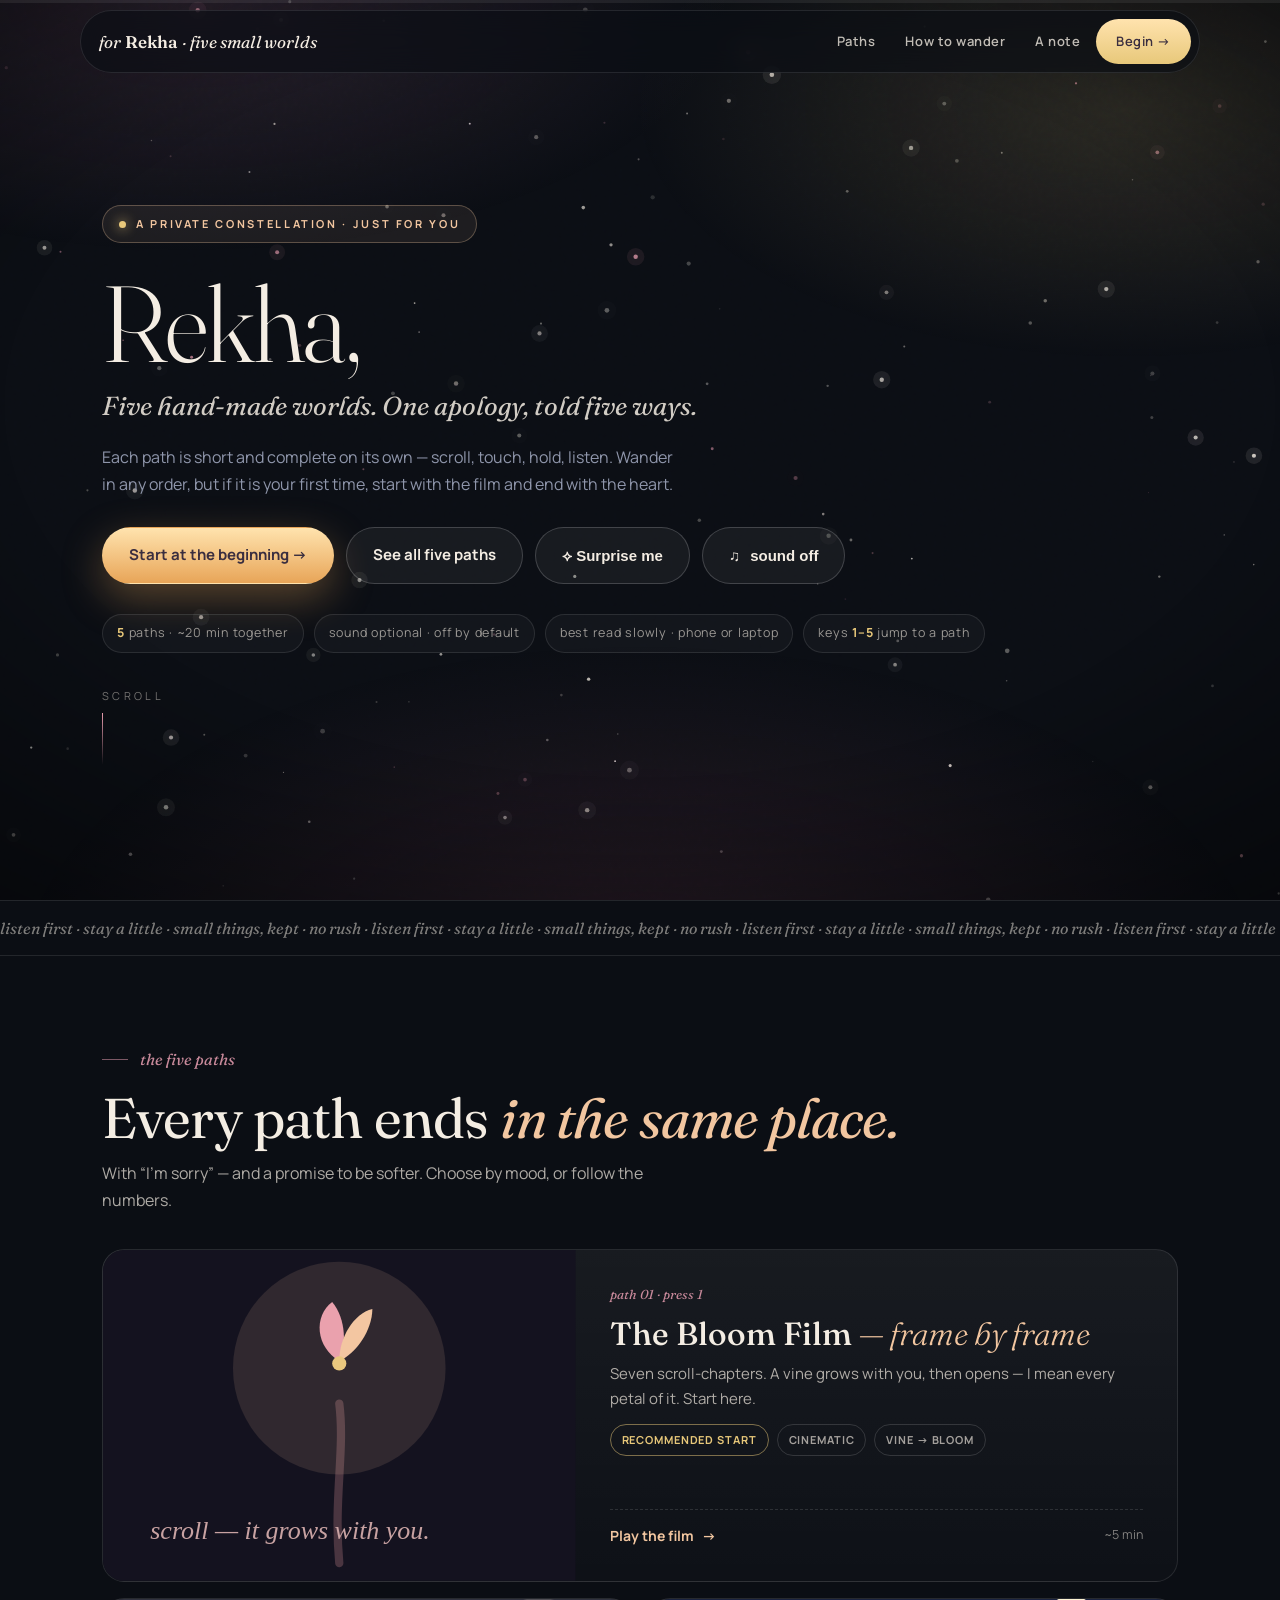
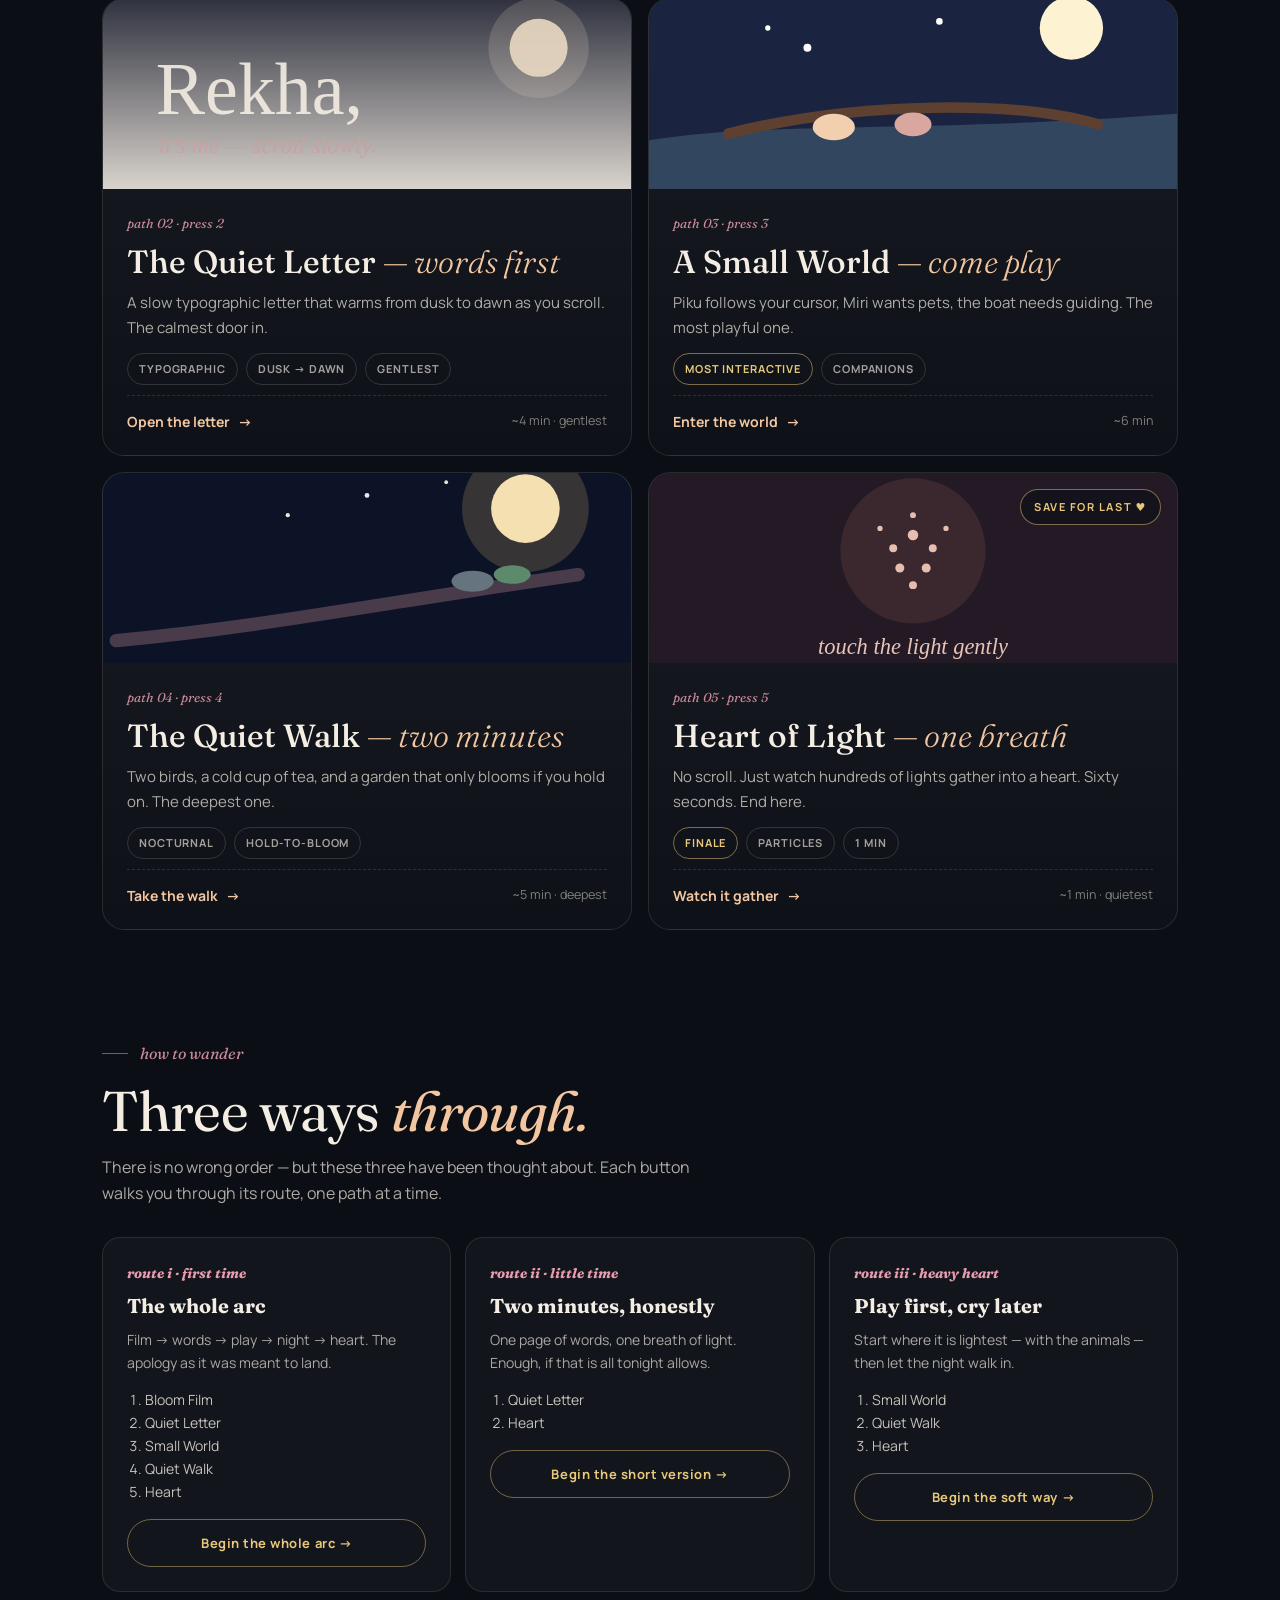
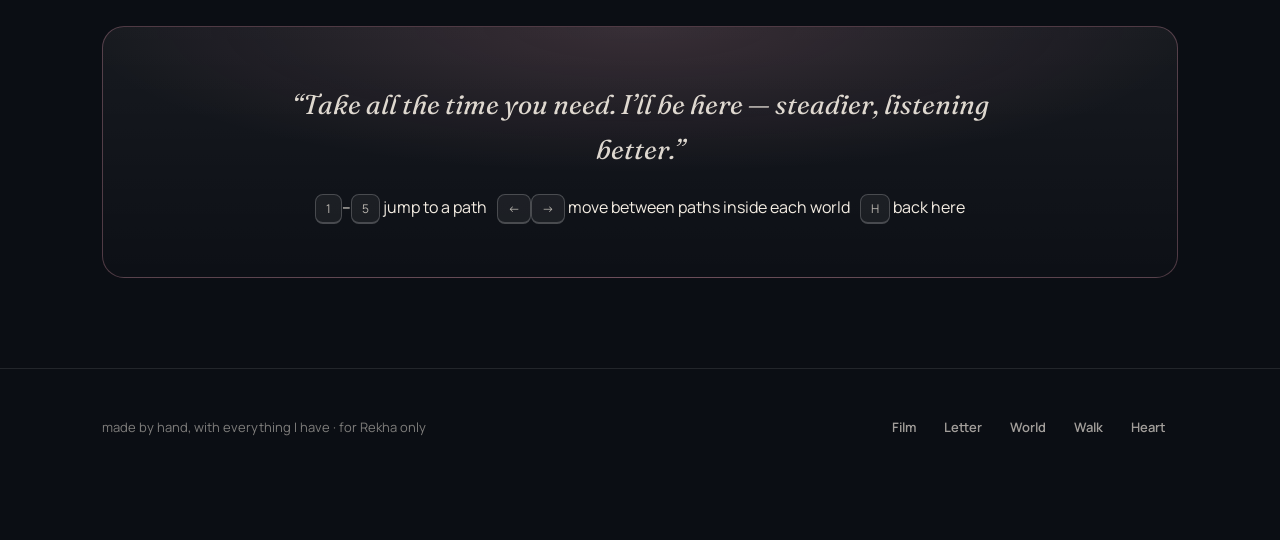
<file: index.html>
<!DOCTYPE html>
<html lang="en">
<head>
<meta charset="UTF-8">
<meta name="viewport" content="width=device-width, initial-scale=1.0, viewport-fit=cover">
<meta name="theme-color" content="#0b0e14">
<meta name="mobile-web-app-capable" content="yes">
<meta name="apple-mobile-web-app-capable" content="yes">
<meta name="apple-mobile-web-app-status-bar-style" content="black-translucent">
<meta name="format-detection" content="telephone=no">
<title>For Rekha — five small worlds</title>
<meta name="description" content="Five hand-made paths for Rekha. A letter, a film, a small world, a night walk, and a heart of light.">
<link rel="canonical" href="https://for-rekha.vercel.app/">
<meta property="og:type" content="website">
<meta property="og:site_name" content="For Rekha">
<meta property="og:title" content="For Rekha — five small worlds">
<meta property="og:description" content="Five hand-made paths. A letter, a film, a small world, a night walk, and a heart of light.">
<meta property="og:url" content="https://for-rekha.vercel.app/">
<meta property="og:image" content="https://for-rekha.vercel.app/assets/og/hub.png">
<meta property="og:image:width" content="1200">
<meta property="og:image:height" content="630">
<meta name="twitter:card" content="summary_large_image">
<meta name="twitter:title" content="For Rekha — five small worlds">
<meta name="twitter:description" content="Five hand-made paths. Pick a path back to me.">
<meta name="twitter:image" content="https://for-rekha.vercel.app/assets/og/hub.png">
<link rel="manifest" href="manifest.webmanifest">
<link rel="icon" type="image/png" sizes="192x192" href="icons/icon-192.png">
<link rel="apple-touch-icon" href="icons/apple-touch-icon.png">
<link rel="preconnect" href="https://fonts.googleapis.com">
<link rel="preconnect" href="https://fonts.gstatic.com" crossorigin>
<link rel="preload" as="style" href="https://fonts.googleapis.com/css2?family=Fraunces:ital,opsz,wght@0,9..144,300;0,9..144,400;0,9..144,500;0,9..144,600;1,9..144,300;1,9..144,400&family=Manrope:wght@400;500;600;700&display=swap">
<link href="https://fonts.googleapis.com/css2?family=Fraunces:ital,opsz,wght@0,9..144,300;0,9..144,400;0,9..144,500;0,9..144,600;1,9..144,300;1,9..144,400&family=Manrope:wght@400;500;600;700&display=swap" rel="stylesheet">
<style>
:root{
  --ink:#0b0e14; --ink2:#141828; --plum:#2a2340;
  --paper:#f4ede3; --rose:#e89cae; --rose-deep:#9a4a62; --rose-smoke:#c98a9b;
  --gold:#e8c87a; --amber:#f2c6a0; --leaf:#7ba889; --ash:#8f96ab;
  --card:rgba(255,255,255,.045); --line:rgba(255,255,255,.10);
  --serif:"Fraunces",Georgia,serif; --sans:"Manrope",system-ui,sans-serif;
}
*{box-sizing:border-box;margin:0;padding:0}
html{scroll-behavior:smooth;-webkit-text-size-adjust:100%;text-size-adjust:100%}
html,body{overflow-x:hidden;overflow-x:clip}
img,svg,canvas,video{max-width:100%}
:where(a,button,[role="button"],input,summary){touch-action:manipulation;-webkit-tap-highlight-color:transparent}
body{background:var(--ink);color:var(--paper);font-family:var(--sans);line-height:1.65;overflow-x:hidden;-webkit-font-smoothing:antialiased}
::selection{background:var(--rose-deep);color:#fff}
a{color:inherit}
#stars{position:fixed;inset:0;z-index:0;pointer-events:none}
.aurora{position:fixed;inset:0;z-index:0;pointer-events:none;
  background:
    radial-gradient(60% 40% at 15% 0%, rgba(143,95,125,.22), transparent 70%),
    radial-gradient(55% 40% at 88% 12%, rgba(232,200,122,.14), transparent 70%),
    radial-gradient(70% 55% at 50% 110%, rgba(154,74,98,.20), transparent 70%);}
.grain{position:fixed;inset:0;z-index:1;pointer-events:none;opacity:.5;mix-blend-mode:overlay;
  background-image:url("data:image/svg+xml,%3Csvg viewBox='0 0 200 200' xmlns='http://www.w3.org/2000/svg'%3E%3Cfilter id='n'%3E%3CfeTurbulence type='fractalNoise' baseFrequency='0.9' numOctaves='3' stitchTiles='stitch'/%3E%3C/filter%3E%3Crect width='100%25' height='100%25' filter='url(%23n)' opacity='0.26'/%3E%3C/svg%3E");}
.vignette{position:fixed;inset:0;z-index:1;pointer-events:none;background:radial-gradient(ellipse 90% 75% at 50% 45%, transparent 55%, rgba(0,0,0,.55) 100%)}
#progress{position:fixed;top:0;left:0;right:0;height:3px;z-index:90;background:rgba(255,255,255,.07)}
#progress span{display:block;height:100%;width:100%;transform:scaleX(0);transform-origin:0 50%;background:linear-gradient(90deg,var(--rose-smoke),var(--rose),var(--amber),var(--gold))}

/* top nav */
.topbar{position:fixed;top:calc(10px + env(safe-area-inset-top, 0px));left:50%;transform:translateX(-50%);z-index:80;width:min(1120px,calc(100% - 20px));
  display:flex;align-items:center;justify-content:space-between;gap:12px;
  background:rgba(11,14,20,.62);border:1px solid var(--line);border-radius:999px;padding:8px 8px 8px 18px;backdrop-filter:blur(14px);-webkit-backdrop-filter:blur(14px)}
.brand{font-family:var(--serif);font-style:italic;font-size:17px;letter-spacing:.01em;white-space:nowrap}
.brand b{font-style:normal;font-weight:600}
.top-links{display:flex;align-items:center;gap:2px}
.top-links a{text-decoration:none;font-size:13px;font-weight:600;letter-spacing:.04em;padding:12px 14px;border-radius:999px;color:rgba(244,237,227,.78);transition:.25s;min-height:44px;display:inline-flex;align-items:center}
.top-links a:hover{background:rgba(255,255,255,.08);color:#fff}
.top-cta{text-decoration:none;font-size:13px;font-weight:700;background:linear-gradient(180deg,#ffe3ae,#e8c87a);color:#3a2e3f!important;padding:12px 20px!important;min-height:44px}
.top-cta:hover{filter:brightness(1.06)}
@media(max-width:760px){.top-links a.hide-m{display:none}.brand{font-size:15px}}
@media(max-width:480px){
  .hero{min-height:100svh;padding:calc(112px + env(safe-area-inset-top, 0px)) 0 48px}
  .hero h1{font-size:clamp(38px,11.5vw,58px)}
  .cta-row .btn{flex:1 1 100%;justify-content:center;min-height:52px;padding:16px 22px}
  .meta{font-size:12px}
  .card-body{padding:20px 18px}
  .card.featured .card-body{padding:24px 18px}
  .card-foot{flex-wrap:wrap;gap:8px}
}

main{position:relative;z-index:2}
.wrap{width:min(1120px,100%);margin:0 auto;padding:0 22px}

/* hero */
.hero{min-height:100svh;display:flex;align-items:center;padding:130px 0 60px;position:relative}
.eyebrow{display:inline-flex;align-items:center;gap:10px;font-size:11px;font-weight:700;letter-spacing:.24em;text-transform:uppercase;color:var(--amber);
  border:1px solid rgba(242,198,160,.3);background:rgba(242,198,160,.08);padding:9px 16px;border-radius:999px}
.eyebrow i{width:7px;height:7px;border-radius:50%;background:var(--gold);box-shadow:0 0 12px var(--gold);animation:blink 1.8s infinite}
@keyframes blink{50%{opacity:.3}}
.hero h1{font-family:var(--serif);font-weight:300;font-size:clamp(46px,8.5vw,108px);line-height:1.0;letter-spacing:-.02em;margin:26px 0 8px}
.hero h1 em{font-style:italic;background:linear-gradient(180deg,#fff 10%,var(--amber) 50%,var(--rose) 85%);-webkit-background-clip:text;background-clip:text;color:transparent}
.hero h1 .char{display:inline-block;will-change:transform,opacity}
.hero-sub{font-family:var(--serif);font-style:italic;font-size:clamp(18px,2.6vw,26px);color:rgba(244,237,227,.85);max-width:30em}
.hero-copy{margin-top:16px;color:var(--ash);max-width:36em;font-size:16px}
.cta-row{display:flex;gap:12px;flex-wrap:wrap;margin-top:30px}
.btn{display:inline-flex;align-items:center;justify-content:center;gap:10px;text-decoration:none;font-weight:700;font-size:15px;border-radius:999px;padding:15px 26px;border:1px solid transparent;cursor:pointer;transition:transform .2s,box-shadow .2s,background .2s;min-height:48px}
.btn:hover{transform:translateY(-2px)}
.btn-gold{background:linear-gradient(180deg,#ffe3ae,#e8a558);color:#3a2e3f;box-shadow:0 14px 40px rgba(232,165,88,.35)}
.btn-ghost{border-color:rgba(255,255,255,.18);color:var(--paper);background:rgba(255,255,255,.05)}
.btn-ghost:hover{border-color:var(--rose);color:var(--rose)}
.meta-row{display:flex;gap:10px;flex-wrap:wrap;margin-top:30px}
.meta{font-size:12.5px;letter-spacing:.06em;color:rgba(244,237,227,.6);border:1px solid var(--line);padding:8px 14px;border-radius:999px;background:rgba(255,255,255,.03)}
.meta strong{color:var(--gold)}
.hero-hint{margin-top:34px;display:flex;flex-direction:column;align-items:flex-start;gap:8px;color:rgba(244,237,227,.45);font-size:11px;letter-spacing:.3em;text-transform:uppercase}
.hero-hint span.line{width:1px;height:52px;background:linear-gradient(var(--rose),transparent);display:block;position:relative;overflow:hidden}
.hero-hint span.line::after{content:"";position:absolute;left:0;top:-40%;width:100%;height:40%;background:var(--rose);animation:cue 2.2s infinite}
@keyframes cue{to{top:110%}}

/* marquee */
.marquee{border-top:1px solid var(--line);border-bottom:1px solid var(--line);overflow:hidden;white-space:nowrap;padding:14px 0;color:rgba(244,237,227,.5);font-family:var(--serif);font-style:italic;font-size:16px}
.marquee-track{display:inline-block;animation:mq 30s linear infinite}
@keyframes mq{to{transform:translateX(-50%)}}

/* section heads */
.sec{padding:90px 0 10px}
.kicker{font-family:var(--serif);font-style:italic;color:var(--rose-smoke);display:flex;align-items:center;gap:12px;margin-bottom:14px}
.kicker::before{content:"";width:26px;height:1px;background:currentColor;opacity:.6}
.sec h2{font-family:var(--serif);font-weight:400;font-size:clamp(30px,4.6vw,56px);line-height:1.1;letter-spacing:-.015em}
.sec h2 em{font-style:italic;color:var(--amber)}
.sec p.lead{color:rgba(244,237,227,.7);max-width:38em;margin-top:12px}

/* cards */
.grid{margin-top:36px;display:grid;grid-template-columns:1fr 1fr;gap:16px;padding-bottom:10px}
@media(max-width:860px){.grid{grid-template-columns:1fr}}
.card{position:relative;display:flex;flex-direction:column;text-decoration:none;border-radius:22px;overflow:hidden;
  border:1px solid var(--line);background:linear-gradient(180deg,rgba(255,255,255,.055),rgba(255,255,255,.015));
  transition:transform .3s,border-color .3s,box-shadow .3s;min-height:340px}
.card:hover{transform:translateY(-5px);border-color:rgba(232,156,174,.5);box-shadow:0 30px 70px rgba(0,0,0,.45)}
.card-art{height:190px;position:relative;overflow:hidden}
.card-art svg{width:100%;height:100%;display:block}
.card-body{padding:24px 24px 22px;display:flex;flex-direction:column;gap:10px;flex:1}
.card-no{font-family:var(--serif);font-style:italic;font-size:13px;color:var(--rose-smoke)}
.card-body h3{font-family:var(--serif);font-weight:500;font-size:clamp(24px,2.8vw,32px);line-height:1.15}
.card-body h3 span{font-style:italic;font-weight:300;color:var(--amber)}
.card-body p{color:rgba(244,237,227,.7);font-size:15px}
.tags{display:flex;gap:8px;flex-wrap:wrap;margin-top:2px}
.tags span{font-size:11px;font-weight:700;letter-spacing:.08em;text-transform:uppercase;padding:6px 11px;border-radius:999px;border:1px solid rgba(255,255,255,.14);color:rgba(244,237,227,.65)}
.tags span.hot{border-color:rgba(232,200,122,.5);color:var(--gold)}
.card-foot{margin-top:auto;display:flex;align-items:center;justify-content:space-between;padding-top:14px;border-top:1px dashed rgba(255,255,255,.12)}
.go{font-weight:700;font-size:14px;color:var(--amber);display:flex;align-items:center;gap:8px}
.go i{transition:transform .25s;font-style:normal}
.card:hover .go i{transform:translateX(6px)}
.time{font-size:12.5px;color:rgba(244,237,227,.5)}
.card.featured{grid-column:1/-1;flex-direction:row;min-height:260px}
.card.featured .card-art{width:44%;height:auto;min-height:280px}
.card.featured .card-body{justify-content:center;padding:34px}
@media(max-width:860px){.card.featured{flex-direction:column}.card.featured .card-art{width:100%;height:200px;min-height:0}}
.finale-ring{position:absolute;top:16px;right:16px;font-size:11px;font-weight:700;letter-spacing:.14em;text-transform:uppercase;background:rgba(11,14,20,.6);border:1px solid rgba(232,200,122,.5);color:var(--gold);padding:8px 13px;border-radius:999px;backdrop-filter:blur(6px)}

/* routes */
.routes{margin-top:30px;display:grid;grid-template-columns:repeat(3,1fr);gap:14px}
@media(max-width:860px){.routes{grid-template-columns:1fr}}
.route{border:1px solid var(--line);border-radius:18px;padding:24px;background:rgba(255,255,255,.03)}
.route h4{font-family:var(--serif);font-size:20px;margin-bottom:6px}
.route h4 em{color:var(--rose);font-size:14px;display:block;font-style:italic;margin-bottom:4px}
.route p{font-size:14px;color:rgba(244,237,227,.68)}
.route ol{margin:14px 0 0 18px;font-size:14px;color:rgba(244,237,227,.8)}
.route button{margin-top:16px;width:100%;border:1px solid rgba(232,200,122,.45);background:transparent;color:var(--gold);border-radius:999px;padding:14px;font:700 13px var(--sans);cursor:pointer;letter-spacing:.04em;transition:.25s;min-height:48px}
.route button:hover{background:rgba(232,200,122,.12)}

/* note */
.note-card{margin-top:34px;border-radius:22px;border:1px solid rgba(232,156,174,.3);padding:clamp(28px,5vw,56px);text-align:center;position:relative;overflow:hidden;
  background:radial-gradient(80% 90% at 50% 0%,rgba(232,156,174,.16),transparent 65%),linear-gradient(180deg,rgba(255,255,255,.05),rgba(255,255,255,.01))}
.note-card p{font-family:var(--serif);font-style:italic;font-size:clamp(19px,2.6vw,27px);max-width:26em;margin:0 auto;color:rgba(244,237,227,.9)}
.note-card .keys{margin-top:22px;display:flex;gap:10px;justify-content:center;flex-wrap:wrap}
kbd{font-family:var(--sans);font-size:12px;border:1px solid rgba(255,255,255,.2);border-bottom-width:2px;border-radius:8px;padding:5px 10px;color:rgba(244,237,227,.75);background:rgba(255,255,255,.05)}

/* footer */
footer{margin-top:80px;border-top:1px solid var(--line);padding:36px 0 calc(90px + env(safe-area-inset-bottom, 0px));color:rgba(244,237,227,.5);font-size:13px}
.foot{display:flex;justify-content:space-between;gap:16px;flex-wrap:wrap;align-items:center}
.foot nav{display:flex;gap:4px;flex-wrap:wrap}
.foot nav a{text-decoration:none;font-weight:600;padding:12px;border-radius:999px;font-size:13px;color:rgba(244,237,227,.65);min-height:44px;display:inline-flex;align-items:center}
.foot nav a:hover{background:rgba(255,255,255,.07);color:#fff}

/* reveals */
.reveal{opacity:0;transform:translateY(26px)}
.reveal.in{opacity:1;transform:none;transition:opacity .9s ease,transform .9s ease}
.visited-heart{font-style:normal;font-size:11px;font-weight:700;letter-spacing:.08em;text-transform:uppercase;color:var(--gold);border:1px solid rgba(232,200,122,.5);padding:3px 9px;border-radius:999px;margin-left:8px;white-space:nowrap}
.route button .route-done{display:block;font-size:11px;opacity:.7;margin-top:4px;letter-spacing:.06em}
body.all-wandered .finale-ring{background:linear-gradient(180deg,#ffe3ae,#e8a558);color:#3a2e3f}
.skip{position:absolute;left:-9999px;top:0;background:#ffe3ae;color:#3a2e3f;padding:12px 18px;border-radius:0 0 12px 0;font-weight:700;z-index:200}
.skip:focus{left:0}
@media (prefers-reduced-motion:reduce){.reveal{opacity:1;transform:none}.marquee-track{animation:none}}
:focus-visible{outline:2px solid var(--rose);outline-offset:3px}
</style>
<link rel="stylesheet" href="mobile.css">
</head>
<body>
<canvas id="stars" aria-hidden="true"></canvas>
<div class="aurora" aria-hidden="true"></div>
<div class="vignette" aria-hidden="true"></div>
<div class="grain" aria-hidden="true"></div>
<div id="progress" aria-hidden="true"><span id="pfill"></span></div>

<a class="skip" href="#paths">Skip to the five paths</a>
<header class="topbar">
  <div class="brand">for <b>Rekha</b> · five small worlds</div>
  <nav class="top-links" aria-label="Main navigation">
    <a class="hide-m" href="#paths">Paths</a>
    <a class="hide-m" href="#routes">How to wander</a>
    <a class="hide-m" href="#note">A note</a>
    <a class="top-cta" href="R/index.html">Begin →</a>
  </nav>
</header>

<main>
  <section class="hero">
    <div class="wrap">
      <span class="eyebrow"><i></i> a private constellation · just for you</span>
      <h1 id="heroTitle">Rekha, <em>pick a path back to me.</em></h1>
      <p class="hero-sub">Five hand-made worlds. One apology, told five ways.</p>
      <p class="hero-copy">Each path is short and complete on its own — scroll, touch, hold, listen. Wander in any order, but if it is your first time, start with the film and end with the heart.</p>
      <div class="cta-row">
        <a class="btn btn-gold" href="R/index.html">Start at the beginning →</a>
        <a class="btn btn-ghost" href="#paths">See all five paths</a>
        <button class="btn btn-ghost" id="shuffle" type="button">⟡ Surprise me</button>
        <button class="btn btn-ghost" id="soundToggle" type="button" aria-pressed="false" aria-label="Toggle gentle ambient sound">♫ <span>sound off</span></button>
      </div>
      <div class="meta-row">
        <span class="meta"><strong>5</strong> paths · ~20 min together</span>
        <span class="meta">sound optional · off by default</span>
        <span class="meta">best read slowly · phone or laptop</span>
        <span class="meta">keys <strong>1–5</strong> jump to a path</span>
      </div>
      <div class="hero-hint"><span>scroll</span><span class="line"></span></div>
    </div>
  </section>

  <div class="marquee" aria-hidden="true"><span class="marquee-track" id="mq">listen first · stay a little · small things, kept · no rush · listen first · stay a little · small things, kept · no rush ·&nbsp;</span></div>

  <section class="sec" id="paths">
    <div class="wrap">
      <p class="kicker">the five paths</p>
      <h2>Every path ends <em>in the same place.</em></h2>
      <p class="lead">With “I’m sorry” — and a promise to be softer. Choose by mood, or follow the numbers.</p>

      <div class="grid">
        <a class="card featured reveal" href="R/index.html" data-key="1">
          <div class="card-art" aria-hidden="true">
            <svg viewBox="0 0 400 280" preserveAspectRatio="xMidYMid slice"><rect width="400" height="280" fill="#14121f"/><path d="M200 265 C 195 210, 205 170, 200 130" stroke="#4a3540" stroke-width="7" fill="none" stroke-linecap="round"/><g transform="translate(200 100)"><path d="M0 -6 C -20 -18, -22 -44, -6 -56 C 6 -42, 6 -18, 0 -6 Z" fill="#e89cae"/><path d="M0 -6 C 0 -26, 12 -46, 28 -50 C 28 -32, 14 -12, 0 -6 Z" fill="#f2c6a0"/><circle cx="0" cy="-4" r="6" fill="#e8c87a"/></g><circle cx="200" cy="100" r="90" fill="#f2c6a0" opacity=".12"/><text x="40" y="245" font-family="Georgia" font-style="italic" font-size="22" fill="#c8a2a2">scroll — it grows with you.</text></svg>
          </div>
          <div class="card-body">
            <span class="card-no">path 01 · press 1</span>
            <h3>The Bloom Film <span>— frame by frame</span></h3>
            <p>Seven scroll-chapters. A vine grows with you, then opens — I mean every petal of it. Start here.</p>
            <div class="tags"><span class="hot">recommended start</span><span>cinematic</span><span>vine → bloom</span></div>
            <div class="card-foot"><span class="go">Play the film <i>→</i></span><span class="time">~5 min</span></div>
          </div>
        </a>

        <a class="card reveal" href="S/index.html" data-key="2">
          <div class="card-art" aria-hidden="true">
            <svg viewBox="0 0 400 190" preserveAspectRatio="xMidYMid slice"><defs><linearGradient id="sBg" x1="0" y1="0" x2="0" y2="1"><stop offset="0%" stop-color="#141828"/><stop offset="100%" stop-color="#f4ede3"/></linearGradient></defs><rect width="400" height="190" fill="url(#sBg)"/><text x="40" y="110" font-family="Georgia" font-size="56" font-weight="300" fill="#f4ede3" opacity=".9">Rekha,</text><text x="42" y="140" font-family="Georgia" font-style="italic" font-size="18" fill="#c8a2a2">it’s me — scroll slowly.</text><circle cx="330" cy="60" r="22" fill="#e9d9c3" opacity=".9"/><circle cx="330" cy="60" r="38" fill="#e9d9c3" opacity=".18"/></svg>
          </div>
          <div class="card-body">
            <span class="card-no">path 02 · press 2</span>
            <h3>The Quiet Letter <span>— words first</span></h3>
            <p>A slow typographic letter that warms from dusk to dawn as you scroll. The calmest door in.</p>
            <div class="tags"><span>typographic</span><span>dusk → dawn</span><span>gentlest</span></div>
            <div class="card-foot"><span class="go">Open the letter <i>→</i></span><span class="time">~4 min · gentlest</span></div>
          </div>
        </a>

        <a class="card reveal" href="F/index.html" data-key="3">
          <div class="card-art" aria-hidden="true">
            <svg viewBox="0 0 400 190" preserveAspectRatio="xMidYMid slice"><rect width="400" height="190" fill="#1a2340"/><circle cx="320" cy="45" r="24" fill="#fdf3d3"/><path d="M0 130 C100 115 200 125 400 110 L400 190 L0 190 Z" fill="#33465f"/><path d="M60 125 C160 100 280 100 340 118" stroke="#5d4030" stroke-width="8" fill="none" stroke-linecap="round"/><ellipse cx="140" cy="120" rx="16" ry="10" fill="#f2cfae"/><ellipse cx="200" cy="118" rx="14" ry="9" fill="#d9a7a0"/><circle cx="120" cy="60" r="3" fill="#fff"/><circle cx="220" cy="40" r="2.5" fill="#fff"/><circle cx="90" cy="45" r="2" fill="#fff"/></svg>
          </div>
          <div class="card-body">
            <span class="card-no">path 03 · press 3</span>
            <h3>A Small World <span>— come play</span></h3>
            <p>Piku follows your cursor, Miri wants pets, the boat needs guiding. The most playful one.</p>
            <div class="tags"><span class="hot">most interactive</span><span>companions</span></div>
            <div class="card-foot"><span class="go">Enter the world <i>→</i></span><span class="time">~6 min</span></div>
          </div>
        </a>

        <a class="card reveal" href="A/index.html" data-key="4">
          <div class="card-art" aria-hidden="true">
            <svg viewBox="0 0 400 190" preserveAspectRatio="xMidYMid slice"><rect width="400" height="190" fill="#0D1326"/><circle cx="320" cy="50" r="26" fill="#F5E5BE"/><circle cx="320" cy="50" r="48" fill="#F0C778" opacity=".18"/><path d="M10 150 C120 140 220 120 360 100" stroke="#4A3B4A" stroke-width="10" fill="none" stroke-linecap="round"/><ellipse cx="280" cy="105" rx="16" ry="8" fill="#65747E"/><ellipse cx="310" cy="100" rx="14" ry="7" fill="#5C8A6B"/><circle cx="200" cy="40" r="1.8" fill="#EDE8DC"/><circle cx="260" cy="30" r="1.4" fill="#EDE8DC"/><circle cx="140" cy="55" r="1.6" fill="#EDE8DC"/></svg>
          </div>
          <div class="card-body">
            <span class="card-no">path 04 · press 4</span>
            <h3>The Quiet Walk <span>— two minutes</span></h3>
            <p>Two birds, a cold cup of tea, and a garden that only blooms if you hold on. The deepest one.</p>
            <div class="tags"><span>nocturnal</span><span>hold-to-bloom</span></div>
            <div class="card-foot"><span class="go">Take the walk <i>→</i></span><span class="time">~5 min · deepest</span></div>
          </div>
        </a>

        <a class="card reveal" href="M/index.html" data-key="5">
          <div class="card-art" aria-hidden="true">
            <svg viewBox="0 0 400 190" preserveAspectRatio="xMidYMid slice"><rect width="400" height="190" fill="#241A26"/><g fill="#E8C4B8"><circle cx="185" cy="80" r="3"/><circle cx="200" cy="70" r="4"/><circle cx="215" cy="80" r="3"/><circle cx="190" cy="95" r="3.4"/><circle cx="210" cy="95" r="3.4"/><circle cx="200" cy="108" r="3"/><circle cx="175" cy="65" r="2"/><circle cx="225" cy="65" r="2"/><circle cx="200" cy="55" r="2.2"/></g><circle cx="200" cy="82" r="55" fill="#D98E73" opacity=".12"/><text x="200" y="160" text-anchor="middle" font-family="Georgia" font-style="italic" font-size="17" fill="#E8C4B8">touch the light gently</text></svg>
            <span class="finale-ring">save for last ♥</span>
          </div>
          <div class="card-body">
            <span class="card-no">path 05 · press 5</span>
            <h3>Heart of Light <span>— one breath</span></h3>
            <p>No scroll. Just watch hundreds of lights gather into a heart. Sixty seconds. End here.</p>
            <div class="tags"><span class="hot">finale</span><span>particles</span><span>1 min</span></div>
            <div class="card-foot"><span class="go">Watch it gather <i>→</i></span><span class="time">~1 min · quietest</span></div>
          </div>
        </a>
      </div>
    </div>
  </section>

  <section class="sec" id="routes">
    <div class="wrap">
      <p class="kicker">how to wander</p>
      <h2>Three ways <em>through.</em></h2>
      <p class="lead">There is no wrong order — but these three have been thought about. Each button walks you through its route, one path at a time.</p>
      <div class="routes">
        <div class="route reveal">
          <h4><em>route i · first time</em>The whole arc</h4>
          <p>Film → words → play → night → heart. The apology as it was meant to land.</p>
          <ol><li>Bloom Film</li><li>Quiet Letter</li><li>Small World</li><li>Quiet Walk</li><li>Heart</li></ol>
          <button type="button" data-route="R,S,F,A,M">Begin the whole arc →</button>
        </div>
        <div class="route reveal">
          <h4><em>route ii · little time</em>Two minutes, honestly</h4>
          <p>One page of words, one breath of light. Enough, if that is all tonight allows.</p>
          <ol><li>Quiet Letter</li><li>Heart</li></ol>
          <button type="button" data-route="S,M">Begin the short version →</button>
        </div>
        <div class="route reveal">
          <h4><em>route iii · heavy heart</em>Play first, cry later</h4>
          <p>Start where it is lightest — with the animals — then let the night walk in.</p>
          <ol><li>Small World</li><li>Quiet Walk</li><li>Heart</li></ol>
          <button type="button" data-route="F,A,M">Begin the soft way →</button>
        </div>
      </div>

      <div class="note-card reveal" id="note">
        <p>“Take all the time you need. I’ll be here — steadier, listening better.”</p>
        <div class="keys"><span><kbd>1</kbd>–<kbd>5</kbd> jump to a path</span><span><kbd>←</kbd><kbd>→</kbd> move between paths inside each world</span><span><kbd>H</kbd> back here</span></div>
      </div>
    </div>
  </section>

  <footer>
    <div class="wrap foot">
      <span>made by hand, with everything I have · for Rekha only</span>
      <nav aria-label="Footer">
        <a href="R/index.html">Film</a><a href="S/index.html">Letter</a><a href="F/index.html">World</a><a href="A/index.html">Walk</a><a href="M/index.html">Heart</a>
      </nav>
    </div>
  </footer>
</main>

<script src="https://cdn.jsdelivr.net/npm/gsap@3.12.5/dist/gsap.min.js" defer></script>
<script src="assets/progress.js" defer></script>
<script src="assets/sound.js" defer></script>
<script>
(function(){
  "use strict";
  var reduced = window.matchMedia && window.matchMedia('(prefers-reduced-motion: reduce)').matches;
  if ('serviceWorker' in navigator) {
    window.addEventListener('load', function(){ try { navigator.serviceWorker.register('sw.js'); } catch(e){} });
  }

  /* split hero title into chars */
  try{
    var h = document.getElementById('heroTitle');
    var walk = function(node){
      var frag = document.createDocumentFragment();
      Array.prototype.forEach.call(node.childNodes, function(n){
        if(n.nodeType===3){
          Array.prototype.forEach.call(n.textContent, function(ch){
            var s=document.createElement('span'); s.className='char'; s.textContent=(ch===' ')?'\u00A0':ch; frag.appendChild(s);
          });
        } else if(n.nodeName==='EM'){
          var em=document.createElement('em'); Array.prototype.forEach.call(n.textContent,function(ch){var s=document.createElement('span');s.className='char';s.textContent=(ch===' ')?'\u00A0':ch;em.appendChild(s);}); frag.appendChild(em);
        } else { frag.appendChild(n.cloneNode(true)); }
      });
      node.innerHTML=''; node.appendChild(frag);
    };
    walk(h);
    function heroIn(){
      try{
        if(!reduced && window.gsap){ gsap.from('#heroTitle .char',{yPercent:110,opacity:0,rotate:2,stagger:0.018,duration:0.7,ease:'power3.out'}); }
      }catch(e){}
    }
    if (window.gsap) heroIn();
    else window.addEventListener('load', function(){ setTimeout(heroIn, 60); });
  }catch(e){}

  /* starfield canvas — scaled down on touch / small / save-data devices */
  var cv=document.getElementById('stars'), ctx=cv.getContext('2d');
  var coarse=false, saveData=false;
  try{ coarse=window.matchMedia&&window.matchMedia('(pointer: coarse)').matches; }catch(e){}
  try{ saveData=!!(navigator.connection&&navigator.connection.saveData); }catch(e){}
  var W=0,H=0, P=[], N = reduced?0:(saveData?30:(coarse?45:(window.innerWidth<700?70:140)));
  function size(){ W=window.innerWidth;H=window.innerHeight; var cap=(coarse||saveData)?1.5:2; var d=Math.min(devicePixelRatio||1,cap); cv.width=W*d;cv.height=H*d;cv.style.width=W+'px';cv.style.height=H+'px';ctx.setTransform(d,0,0,d,0,0); }
  size(); window.addEventListener('resize',size);
  try{ if(window.visualViewport) visualViewport.addEventListener('resize',size); }catch(e){}
  try{ window.addEventListener('orientationchange',function(){ setTimeout(size,120); }); }catch(e){}
  for(var i=0;i<N;i++) P.push({x:Math.random()*innerWidth,y:Math.random()*innerHeight,r:.6+Math.random()*1.8,a:.25+Math.random()*.6,ph:Math.random()*6.28,rose:Math.random()<.22});
  var mx=innerWidth/2,my=innerHeight*0.35;
  window.addEventListener('pointermove',function(e){ try{ if(e.pointerType==='touch') return; }catch(err){} mx=e.clientX;my=e.clientY; },{passive:true});
  var t=0;
  function tick(){
    requestAnimationFrame(tick); if(document.hidden||reduced) return; t++;
    ctx.clearRect(0,0,W,H);
    for(var k=0;k<P.length;k++){ var p=P[k];
      var dx=mx-p.x,dy=my-p.y,d=Math.sqrt(dx*dx+dy*dy)||1;
      if(d<180){ p.x+=dx/d*.25; p.y+=dy/d*.25; } else { p.x+=(Math.random()-.5)*.15; }
      if(p.x<-10)p.x=W+10; if(p.x>W+10)p.x=-10; if(p.y<-10)p.y=H+10; if(p.y>H+10)p.y=-10;
      var tw=.5+.5*Math.sin(t*.02+p.ph);
      ctx.globalAlpha=p.a*(.4+.6*tw);
      ctx.fillStyle=p.rose?'#e89cae':'#f4ede3';
      ctx.beginPath();ctx.arc(p.x,p.y,p.r,0,6.283);ctx.fill();
      if(p.r>1.8){ ctx.globalAlpha=p.a*.12*tw; ctx.beginPath();ctx.arc(p.x,p.y,p.r*4,0,6.283);ctx.fill(); }
    }
    ctx.globalAlpha=1;
  }
  if(!reduced) requestAnimationFrame(tick);

  /* progress */
  var fill=document.getElementById('pfill');
  function prog(){ var h=document.documentElement, m=h.scrollHeight-h.clientHeight; fill.style.transform='scaleX('+(m>0?h.scrollTop/m:0)+')'; }
  window.addEventListener('scroll',prog,{passive:true}); prog();

  /* marquee duplicate */
  var mq=document.getElementById('mq'); mq.textContent=(mq.textContent+mq.textContent);

  /* reveals */
  var io=new IntersectionObserver(function(es){es.forEach(function(e){if(e.isIntersecting){e.target.classList.add('in');io.unobserve(e.target);}})},{threshold:.12});
  document.querySelectorAll('.reveal').forEach(function(el){io.observe(el);});

  /* shuffle: smart version lives in assets/progress.js (least-visited first).
     This fallback only fires if progress.js failed to load. */
  var order=['R','S','F','A','M'];
  var sh=document.getElementById('shuffle');
  if(sh && !sh.dataset.smart){
    sh.addEventListener('click',function(){
      var pick=order[Math.floor(Math.random()*order.length)];
      window.location.href=pick+'/index.html';
    });
  }

  /* sound toggle (synth-only, off by default) */
  var st=document.getElementById('soundToggle');
  if(st){ st.addEventListener('click', function(){
    function go(){
      try{
        var on = window.RekhaSound ? window.RekhaSound.toggle(st) : false;
        var sp=st.querySelector('span'); if(sp) sp.textContent = on ? 'sound on' : 'sound off';
        st.setAttribute('aria-pressed', on ? 'true' : 'false');
      }catch(e){}
    }
    // AudioContext needs a user gesture — this click IS the gesture
    if(window.RekhaSound) go();
    else window.addEventListener('load', function(){ setTimeout(function(){ try{ if(window.RekhaSound) window.RekhaSound.toggle(st); }catch(e){} }, 300); });
  });}

  /* keyboard 1-5 */
  window.addEventListener('keydown',function(e){
    if(e.target && /INPUT|TEXTAREA/.test(e.target.tagName)) return;
    if(e.key>='1'&&e.key<='5'){ window.location.href=order[Number(e.key)-1]+'/index.html'; }
  });

  /* routes: chain pages via ?next= */
  document.querySelectorAll('[data-route]').forEach(function(b){
    b.addEventListener('click',function(){
      var seq=b.getAttribute('data-route').split(',');
      var first=seq.shift();
      window.location.href=first+'/index.html?next='+encodeURIComponent(seq.join(','));
    });
  });
})();
</script>
</body>
</html>
</file>
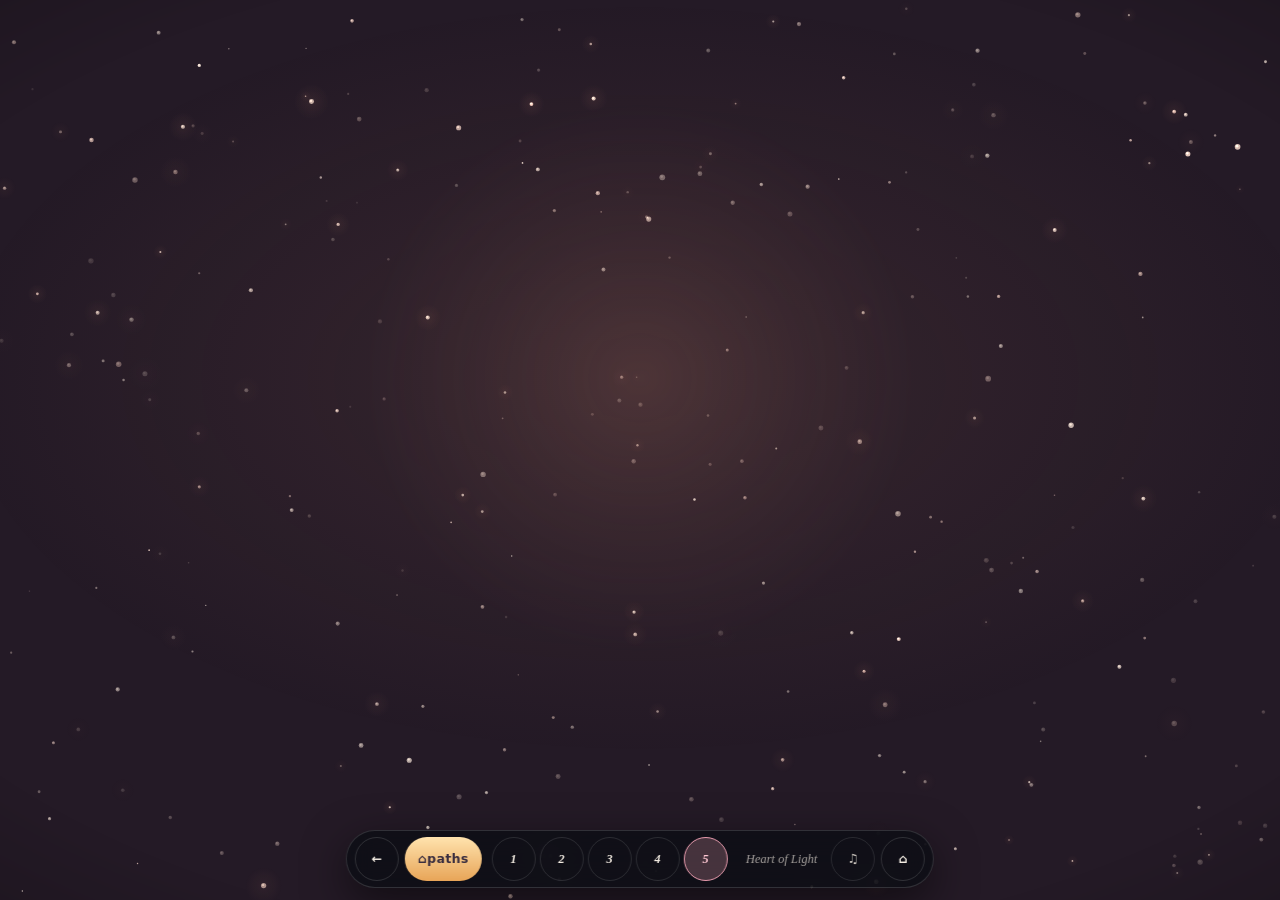
<file: M/index.html>
<!doctype html>
<html lang="en">
<head>
<meta charset="utf-8" />
<meta name="viewport" content="width=device-width, initial-scale=1, viewport-fit=cover" />
<meta name="theme-color" content="#241A26" />
<meta name="mobile-web-app-capable" content="yes" />
<meta name="apple-mobile-web-app-capable" content="yes" />
<meta name="apple-mobile-web-app-status-bar-style" content="black-translucent" />
<meta name="format-detection" content="telephone=no" />
<title>For Rekha</title>
<link rel="preconnect" href="https://fonts.googleapis.com" />
<link rel="preconnect" href="https://fonts.gstatic.com" crossorigin />
<link href="https://fonts.googleapis.com/css2?family=Cormorant+Garamond:ital,wght@0,300;0,400;1,300;1,400&display=swap" rel="stylesheet" />
<style>
  :root{
    --bg: #241A26;
    --particle-warm: #E8C4B8;
    --particle-cream: #F2E4D8;
    --accent-glow: #D98E73;
  }
  *{ margin:0; padding:0; box-sizing:border-box; }
  html, body{
    height:100%;
    background: var(--bg);
    overflow:hidden;
    overscroll-behavior:none;
  }
  body{
    font-family:"Cormorant Garamond", Georgia, "Times New Roman", serif;
    color: var(--particle-cream);
    -webkit-font-smoothing:antialiased;
    text-rendering:optimizeLegibility;
    cursor:crosshair;
    user-select:none;
    -webkit-user-select:none;
    -webkit-tap-highlight-color: transparent;
  }
  #scene{
    position:fixed;
    inset:0;
    width:100%;
    height:100dvh;
    display:block;
  }
  .vignette{
    position:fixed;
    inset:0;
    pointer-events:none;
    background:
      radial-gradient(ellipse 90% 70% at 50% 42%, rgba(217,142,115,0.10), transparent 60%),
      radial-gradient(ellipse 120% 100% at 50% 50%, transparent 55%, rgba(0,0,0,0.55) 100%);
    opacity:0;
    transition:opacity 6s ease;
  }
  .vignette.on{ opacity:1; }
  .heart-halo{
    position:fixed;
    left:50%;
    top:42%;
    width:min(78vmin, 560px);
    height:min(78vmin, 560px);
    transform:translate(-50%,-50%);
    pointer-events:none;
    background:radial-gradient(circle, rgba(217,142,115,0.14) 0%, rgba(217,142,115,0.05) 40%, transparent 70%);
    opacity:0;
    transition:opacity 7s ease;
    filter:blur(4px);
  }
  .heart-halo.on{ opacity:1; }
  .words{
    position:fixed;
    left:50%;
    bottom:max(7vh, 40px);
    transform:translateX(-50%);
    width:min(90vw, 560px);
    text-align:center;
    pointer-events:none;
    z-index:5;
  }
  .line{
    opacity:0;
    transform:translateY(10px);
    transition:opacity 3.8s ease, transform 3.8s ease;
    font-weight:300;
    line-height:1.75;
    letter-spacing:0.01em;
    text-shadow:0 0 26px rgba(217,142,115,0.28);
  }
  .line.visible{ opacity:1; transform:translateY(0); }
  .line-1{ font-size:clamp(1.15rem, 2.6vmin + 0.85rem, 1.55rem); font-style:italic; color:var(--particle-warm); opacity:0; }
  .line-1.visible{ opacity:0.92; }
  .line-2{ font-size:clamp(1.9rem, 5vmin + 1rem, 3.1rem); margin:0.35em 0 0.3em; color:var(--particle-cream); font-weight:400; }
  .line-2.visible{ opacity:1; }
  .line-3{ font-size:clamp(1.1rem, 2.4vmin + 0.8rem, 1.45rem); font-style:italic; color:var(--particle-warm); }
  .line-3.visible{ opacity:0.9; }
  .hint{
    position:fixed;
    left:50%;
    bottom:18px;
    transform:translateX(-50%);
    font-size:0.82rem;
    font-style:italic;
    letter-spacing:0.04em;
    color:var(--particle-warm);
    opacity:0;
    transition:opacity 2.5s ease;
    pointer-events:none;
    z-index:6;
    white-space:nowrap;
  }
  .hint.show{ opacity:0.32; }
  .hint.gone{ opacity:0; }
  @media (prefers-reduced-motion: reduce){
    .line{ transition:none; }
    .vignette,.heart-halo{ transition:none; }
  }
</style>
<link rel="stylesheet" href="../nav.css" />
<link rel="stylesheet" href="../mobile.css" />
<link rel="canonical" href="https://for-rekha.vercel.app/M/">
<meta property="og:type" content="website">
<meta property="og:site_name" content="For Rekha">
<meta property="og:title" content="For Rekha — Heart of Light">
<meta property="og:description" content="Hundreds of lights gather into a heart. Sixty seconds. End here.">
<meta property="og:url" content="https://for-rekha.vercel.app/M/">
<meta property="og:image" content="https://for-rekha.vercel.app/assets/og/M.png">
<meta property="og:image:width" content="1200">
<meta property="og:image:height" content="630">
<meta name="twitter:card" content="summary_large_image">
<meta name="twitter:title" content="For Rekha — Heart of Light">
<meta name="twitter:description" content="Hundreds of lights gather into a heart. Sixty seconds. End here.">
<meta name="twitter:image" content="https://for-rekha.vercel.app/assets/og/M.png">
<link rel="manifest" href="../manifest.webmanifest">
<link rel="icon" type="image/png" sizes="192x192" href="../icons/icon-192.png">
<link rel="apple-touch-icon" href="../icons/apple-touch-icon.png">
</head>
<body>
<a class="skip" href="#story" style="position:absolute;left:-9999px;top:0;background:#ffe3ae;color:#3a2e3f;padding:12px 18px;border-radius:0 0 12px 0;font-weight:700;z-index:200" onfocus="this.style.left='0'" onblur="this.style.left='-9999px'">Skip to the story</a>
<canvas id="scene" aria-hidden="true"></canvas>
<div class="heart-halo" id="halo"></div>
<div class="vignette" id="vignette"></div>

<main class="words" aria-label="Apology for Rekha">
  <p class="line line-1" id="l1">I should have listened before I spoke.</p>
  <p class="line line-2" id="l2">I&rsquo;m sorry, Rekha.</p>
  <p class="line line-3" id="l3">I&rsquo;m here, and I&rsquo;m listening now.</p>
</main>
<div class="hint" id="hint">touch the light gently</div>

<script>
(function(){
  "use strict";
  var canvas = document.getElementById('scene');
  var ctx = canvas.getContext('2d');
  var halo = document.getElementById('halo');
  var vignette = document.getElementById('vignette');
  var l1 = document.getElementById('l1');
  var l2 = document.getElementById('l2');
  var l3 = document.getElementById('l3');
  var hint = document.getElementById('hint');

  var reduceMotion = window.matchMedia &&
    window.matchMedia('(prefers-reduced-motion: reduce)').matches;

  var W = 0, H = 0, DPR = 1;
  var CX = 0, CY = 0, HEART = 200;

  function heartPoint(t){
    var x = 16 * Math.pow(Math.sin(t), 3);
    var y = 13*Math.cos(t) - 5*Math.cos(2*t) - 2*Math.cos(3*t) - Math.cos(4*t);
    return [x, y];
  }

  function layout(){
    var w = window.innerWidth, h = window.innerHeight;
    var coarseM = false, saveM = false;
    try { coarseM = window.matchMedia && window.matchMedia('(pointer: coarse)').matches; } catch (e) {}
    try { saveM = !!(navigator.connection && navigator.connection.saveData); } catch (e2) {}
    DPR = Math.min(window.devicePixelRatio || 1, (coarseM || saveM) ? 1.5 : 2);
    W = w; H = h;
    canvas.width = Math.floor(w * DPR);
    canvas.height = Math.floor(h * DPR);
    canvas.style.width = w + 'px';
    canvas.style.height = h + 'px';
    ctx.setTransform(DPR, 0, 0, DPR, 0, 0);
    CX = w * 0.5;
    CY = h * 0.40;
    if (h < 560) CY = h * 0.36;
    HEART = Math.min(w, h) * 0.030;
    if (w < 480) HEART = Math.min(w, h) * 0.026;
  }

  function targetFor(i, n){
    var t = Math.random() * Math.PI * 2;
    var p = heartPoint(t);
    var r = Math.random();
    var fill;
    if (r < 0.52) fill = 1.0;
    else if (r < 0.82) fill = 0.55 + Math.random()*0.40;
    else fill = 0.12 + Math.random()*0.45;
    var jx = (Math.random()-0.5) * 7;
    var jy = (Math.random()-0.5) * 7;
    var x = CX + p[0] * HEART * fill + jx;
    var y = CY - p[1] * HEART * fill + jy;
    return [x, y];
  }

  var N, parts = [];
  function build(){
    var area = W * H;
    N = Math.max(220, Math.min(480, Math.floor(area / 4200)));
    if (W < 500) N = Math.min(N, 300);
    try {
      var coarseB = window.matchMedia && window.matchMedia('(pointer: coarse)').matches;
      var saveB = !!(navigator.connection && navigator.connection.saveData);
      if (saveB) N = Math.min(N, 140);
      else if (coarseB) N = Math.min(N, 200);
    } catch (e) {}
    parts = [];
    for (var i=0;i<N;i++){
      var x = Math.random()*W;
      var y = Math.random()*H;
      var tg = targetFor(i, N);
      var warm = [232,196,184], cream = [242,228,216];
      var m = Math.random();
      parts.push({
        x:x, y:y,
        dx:(Math.random()-0.5)*0.22,
        dy:(Math.random()-0.5)*0.22 - 0.06,
        driftAmp: 6 + Math.random()*22,
        driftFreq: 0.12 + Math.random()*0.30,
        seed: Math.random()*Math.PI*2,
        tx:tg[0], ty:tg[1],
        sx:0, sy:0, started:false,
        c1x:0, c1y:0, c2x:0, c2y:0,
        delay: Math.random()*2.6,
        dur: 4.2 + Math.random()*3.4,
        prog:0,
        size: 0.7 + Math.random()*1.9,
        halo: Math.random() < 0.28,
        mix:m,
        cr: warm[0]+(cream[0]-warm[0])*m,
        cg: warm[1]+(cream[1]-warm[1])*m,
        cb: warm[2]+(cream[2]-warm[2])*m,
        baseA: 0.45 + Math.random()*0.5,
        tw: 0.6 + Math.random()*1.6,
        ox:0, oy:0, vx:0, vy:0
      });
    }
  }

  function retarget(){
    for (var i=0;i<parts.length;i++){
      var tg = targetFor(i, parts.length);
      var p = parts[i];
      var e = easeInOutSine(Math.min(1, p.prog));
      var curX = p.x - p.ox, curY = p.y - p.oy;
      var unEasedX = (curX - tg[0]*0) ;
      void unEasedX;
      p.tx = tg[0]; p.ty = tg[1];
      if (p.started){
        var bx = cubic(p.sx,p.c1x,p.c2x,p.tx,e);
        var by = cubic(p.sy,p.c1y,p.c2y,p.ty,e);
        var shiftX = tg[0]-bx, shiftY = tg[1]-by;
        p.sx += shiftX*0.35; p.sy += shiftY*0.35;
        p.c1x += shiftX*0.25; p.c1y += shiftY*0.25;
        p.c2x += shiftX*0.3;  p.c2y += shiftY*0.3;
      }
    }
    CX = W*0.5;
    CY = H < 560 ? H*0.36 : H*0.40;
  }

  function easeInOutSine(t){ return -(Math.cos(Math.PI*t)-1)/2; }
  function cubic(a,b,c,d,t){
    var u = 1-t;
    return u*u*u*a + 3*u*u*t*b + 3*u*t*t*c + t*t*t*d;
  }

  var mouse = { x:-9999, y:-9999, px:-9999, py:-9999, active:false, lastMove:0 };
  var pulses = [];

  function onMove(x, y){
    mouse.px = mouse.x; mouse.py = mouse.y;
    mouse.x = x; mouse.y = y;
    mouse.active = true;
    mouse.lastMove = performance.now()/1000;
    dismissHintSoon();
  }
  window.addEventListener('mousemove', function(e){ onMove(e.clientX, e.clientY); }, {passive:true});
  window.addEventListener('touchmove', function(e){
    if(e.touches.length){ onMove(e.touches[0].clientX, e.touches[0].clientY); }
  }, {passive:true});
  window.addEventListener('touchstart', function(e){
    if(e.touches.length){ onMove(e.touches[0].clientX, e.touches[0].clientY); breathe(e.touches[0].clientX, e.touches[0].clientY); }
  }, {passive:true});
  window.addEventListener('mousedown', function(e){ breathe(e.clientX, e.clientY); });
  window.addEventListener('mouseleave', function(){ mouse.x=-9999; mouse.y=-9999; mouse.active=false; });

  function heartbeatPulse(){
    try { if (window.RekhaSound && window.RekhaSound.isOn()) window.RekhaSound.heartbeat(); } catch (e) {}
  }
  function breathe(x, y){
    pulses.push({ x:x, y:y, r:10, max:220, a:1 });
    if (pulses.length > 4) pulses.shift();
    dismissHintSoon();
  }

  var hintDismissed = false;
  function dismissHintSoon(){
    if (hintDismissed) return;
    hintDismissed = true;
    setTimeout(function(){ hint.classList.add('gone'); hint.classList.remove('show'); }, 2500);
  }

  layout(); build();
  var resizeT;
  window.addEventListener('resize', function(){
    clearTimeout(resizeT);
    resizeT = setTimeout(function(){
      var oldW = W, oldH = H;
      layout();
      for (var i=0;i<parts.length;i++){
        parts[i].x *= W/oldW; parts[i].y *= H/oldH;
      }
      retarget();
    }, 150);
  });

  var T0 = performance.now()/1000;
  var DRIFT = reduceMotion ? 0 : 3.4;
  var shown1=false, shown2=false, shown3=false;

  if (reduceMotion){
    for (var k=0;k<parts.length;k++){ parts[k].prog = 1; parts[k].started = true; parts[k].x = parts[k].tx; parts[k].y = parts[k].ty; }
    l1.classList.add('visible'); l2.classList.add('visible'); l3.classList.add('visible');
    halo.classList.add('on'); vignette.classList.add('on');
  } else {
    setTimeout(function(){ halo.classList.add('on'); vignette.classList.add('on'); }, 1200);
    setTimeout(function(){ if(!shown1){ l1.classList.add('visible'); shown1=true; } }, 5600);
    setTimeout(function(){ if(!shown2){ l2.classList.add('visible'); shown2=true; } }, 7800);
    setTimeout(function(){ if(!shown3){ l3.classList.add('visible'); shown3=true; heartbeatPulse(); } }, 10200);
    // heartbeat every breath after the finale line lands (only audible if sound on)
    setInterval(function(){ if (shown3 && !document.hidden) heartbeatPulse(); }, 6200);
    setTimeout(function(){ hint.classList.add('show'); }, 11000);
    setTimeout(function(){ if(!hintDismissed){ hint.classList.add('gone'); hint.classList.remove('show'); } }, 21000);
  }

  var last = performance.now()/1000;

  function frame(){
    var now = performance.now()/1000;
    var dt = Math.min(0.05, now - last);
    last = now;
    var el = now - T0;

    var breath = reduceMotion ? 1 :
      1 + 0.020*Math.sin(el * (Math.PI*2/6.2)) + 0.007*Math.sin(el * (Math.PI*2/9.1) + 1.3);

    var avg = 0;
    for (var i=0;i<parts.length;i++){
      var p = parts[i];

      if (!reduceMotion && el > DRIFT + p.delay && p.prog < 1){
        if (!p.started){
          p.started = true;
          p.sx = p.x; p.sy = p.y;
          var mx = (p.sx + p.tx)/2, my = (p.sy + p.ty)/2;
          var dxT = p.tx - p.sx, dyT = p.ty - p.sy;
          var len = Math.sqrt(dxT*dxT+dyT*dyT) || 1;
          var nx = -dyT/len, ny = dxT/len;
          var bow = (Math.random()-0.5)*2 * Math.min(160, len*0.28);
          var lift = -Math.random()*90;
          p.c1x = p.sx + dxT*0.28 + nx*bow*0.7 + (Math.random()-0.5)*60;
          p.c1y = p.sy + dyT*0.28 + ny*bow*0.7 + lift*0.5;
          p.c2x = p.sx + dxT*0.72 + nx*bow*0.5 + (Math.random()-0.5)*60;
          p.c2y = p.sy + dyT*0.72 + ny*bow*0.5 + lift*0.3;
        }
        p.prog = Math.min(1, p.prog + dt / p.dur);
      }
      if (reduceMotion) p.prog = 1;
      avg += p.prog;

      var bx, by;
      if (!p.started){
        p.x += (p.dx + Math.sin(el*p.driftFreq + p.seed)*0.14) * dt * 60 * 0.35;
        p.y += (p.dy + Math.cos(el*p.driftFreq*0.8 + p.seed)*0.12) * dt * 60 * 0.35;
        if (p.x < -20) p.x = W+20; if (p.x > W+20) p.x = -20;
        if (p.y < -20) p.y = H+20; if (p.y > H+20) p.y = -20;
        bx = p.x; by = p.y;
      } else {
        var e = easeInOutSine(p.prog);
        var tCX = CX + (p.tx - CX) * breath;
        var tCY = CY + (p.ty - CY) * breath;
        var fx = Math.sin(el*0.45 + p.seed) * (2.2 + 2.0*(1-e) + 2.4*e);
        var fy = Math.cos(el*0.38 + p.seed*1.7) * (2.2 + 2.0*(1-e) + 2.4*e);
        var qx = p.tx + (tCX - p.tx), qy = p.ty + (tCY - p.ty);
        var ex = cubic(p.sx, p.c1x, p.c2x, qx, e) + fx*(0.3+0.7*e);
        var ey = cubic(p.sy, p.c1y, p.c2y, qy, e) + fy*(0.3+0.7*e);
        bx = ex; by = ey;
      }

      var fx2 = 0, fy2 = 0;
      var mdx = bx + p.ox - mouse.x, mdy = by + p.oy - mouse.y;
      var md = Math.sqrt(mdx*mdx+mdy*mdy);
      var R = 150;
      if (!reduceMotion && md < R && md > 0.01){
        var fall = (1 - md/R);
        fall = fall*fall;
        var sp = 26 * fall;
        fx2 += (mdx/md)*sp;
        fy2 += (mdy/md)*sp;
      }
      for (var j=0;j<pulses.length;j++){
        var pu = pulses[j];
        var pdx = bx + p.ox - pu.x, pdy = by + p.oy - pu.y;
        var pd = Math.sqrt(pdx*pdx+pdy*pdy);
        var band = Math.abs(pd - pu.r);
        if (band < 46 && pd > 0.01){
          var wgt = (1 - band/46) * pu.a;
          fx2 += (pdx/pd) * 60 * wgt;
          fy2 += (pdy/pd) * 60 * wgt;
        }
      }

      var stiff = 1.5, damp = 1.7;
      p.vx += (-stiff*p.ox - damp*p.vx + fx2) * dt;
      p.vy += (-stiff*p.oy - damp*p.vy + fy2) * dt;
      var maxO = 60;
      p.ox += p.vx * dt * 10 * 0.35;
      p.oy += p.vy * dt * 10 * 0.35;
      var ol = Math.sqrt(p.ox*p.ox+p.oy*p.oy);
      if (ol > maxO){ p.ox *= maxO/ol; p.oy *= maxO/ol; }

      p.x = bx + p.ox;
      p.y = by + p.oy;
    }
    avg /= parts.length;

    if (!reduceMotion){
      if (avg > 0.18 && !shown1){ l1.classList.add('visible'); shown1=true; }
      if (avg > 0.52 && !shown2){ l2.classList.add('visible'); shown2=true; }
      if (avg > 0.78 && !shown3){ l3.classList.add('visible'); shown3=true; }
    }

    for (var q=pulses.length-1;q>=0;q--){
      pulses[q].r += dt*130;
      pulses[q].a *= (1 - dt*0.9);
      if (pulses[q].r > pulses[q].max || pulses[q].a < 0.02) pulses.splice(q,1);
    }

    ctx.clearRect(0,0,W,H);
    ctx.globalCompositeOperation = 'lighter';

    for (var s=0;s<parts.length;s++){
      var pt = parts[s];
      var twk = 0.62 + 0.38*Math.sin(el*pt.tw + pt.seed*3.1);
      var a = pt.baseA * twk;
      if (pt.prog < 1 && pt.started) a *= (0.55 + 0.45*pt.prog);
      if (a < 0.02) continue;
      var sz = pt.size * (1 + 0.12*Math.sin(el*1.1 + pt.seed));
      var cr = Math.round(pt.cr), cg = Math.round(pt.cg), cb = Math.round(pt.cb);

      if (pt.halo){
        var hr = sz*7;
        var g = ctx.createRadialGradient(pt.x, pt.y, 0, pt.x, pt.y, hr);
        g.addColorStop(0, 'rgba(217,142,115,' + (0.10*a).toFixed(3) + ')');
        g.addColorStop(1, 'rgba(217,142,115,0)');
        ctx.fillStyle = g;
        ctx.beginPath();
        ctx.arc(pt.x, pt.y, hr, 0, 6.2832);
        ctx.fill();
      }
      ctx.fillStyle = 'rgba(' + cr + ',' + cg + ',' + cb + ',' + a.toFixed(3) + ')';
      ctx.beginPath();
      ctx.arc(pt.x, pt.y, sz, 0, 6.2832);
      ctx.fill();
      if (sz > 1.5){
        ctx.fillStyle = 'rgba(242,228,216,' + (a*0.35).toFixed(3) + ')';
        ctx.beginPath();
        ctx.arc(pt.x - sz*0.2, pt.y - sz*0.25, sz*0.45, 0, 6.2832);
        ctx.fill();
      }
    }
    ctx.globalCompositeOperation = 'source-over';
    requestAnimationFrame(frame);
  }
  requestAnimationFrame(frame);
})();
</script>
<script src="../assets/progress.js" defer></script>
<script src="../assets/sound.js" defer></script>
<script src="../nav.js"></script>
<script>if('serviceWorker' in navigator){window.addEventListener('load',function(){try{navigator.serviceWorker.register('../sw.js');}catch(e){}});}</script>
</body>
</html>
</file>
<file: mobile.css>
/* mobile.css — shared mobile hardening for Rekha's worlds.
   Loaded AFTER each page's own CSS. Desktop-first: rules below only
   tighten small/coarse viewports, safe-areas, and dynamic viewport units. */

/* 1 · never allow sideways scroll; keep type stable on rotate */
html, body { overflow-x: hidden; overflow-x: clip; }
html { -webkit-text-size-adjust: 100%; text-size-adjust: 100%; }
img, svg, canvas, video { max-width: 100%; }
:where(a, button, [role="button"], input, summary, [tabindex]) {
  touch-action: manipulation;
  -webkit-tap-highlight-color: transparent;
}

/* 2 · dynamic viewport units (iOS URL-bar jump fix) */
#sky-canvas { height: 100vh; height: 100svh; height: 100dvh; }
.h-viewport { height: 100vh; height: 100svh; height: 100dvh; }
.chapter { min-height: 100vh; min-height: 100svh; }
@supports (min-height: 100dvh) {
  .chapter { min-height: 100dvh; }
  .h-viewport { height: 100dvh; }
  #sky-canvas { height: 100dvh; }
}

/* 3 · safe-area insets for fixed chrome */
#sound-toggle { top: calc(12px + env(safe-area-inset-top, 0px)); right: calc(12px + env(safe-area-inset-right, 0px)); }
#rail { left: max(10px, env(safe-area-inset-left, 0px)); }
/* A's side rail overlaps full-width copy on phones — the shared pill supersedes it */
@media (max-width: 700px) {
  #rail { display: none; }
}
/* fixed scroll hints sit bottom-center, same as the shared pill — lift above it */
#scroll-hint, .scroll-hint { bottom: calc(84px + env(safe-area-inset-bottom, 0px)); }
#topbar { top: env(safe-area-inset-top, 0px); padding-top: calc(.9rem + env(safe-area-inset-top, 0px)); }
.top-whisper { top: calc(14px + env(safe-area-inset-top, 0px)); }
.progress-rail { right: calc(14px + env(safe-area-inset-right, 0px)); }
.progress-hint { right: calc(10px + env(safe-area-inset-right, 0px)); bottom: calc(3vh + env(safe-area-inset-bottom, 0px)); }
.rail { right: calc(12px + env(safe-area-inset-right, 0px)); }
.words { padding-left: 16px; padding-right: 16px; }
.hint { bottom: calc(14px + env(safe-area-inset-bottom, 0px)); }

/* 4 · thumb-sized targets on touch screens only (desktop untouched) */
@media (pointer: coarse) {
  :where(button, input[type="range"]) { min-height: 44px; }
  :where(#replay, #sound-toggle, #begin-hint, #boat-range) { min-height: 44px; }
  #swing, #bupu, #pond, #miri, #piku-waiting { cursor: pointer; }
  .grain { opacity: .32; }
}

/* 5 · very small screens: keep type + fixed rails inside the viewport */
@media (max-width: 480px) {
  .ghost { font-size: 24vw; }
  .stage-caption { white-space: normal; text-align: center; line-height: 1.4; }
  .memory { width: min(78vw, 420px); }
  .rn-menu, #rekha-nav .rn-menu { max-width: calc(100vw - 24px); }
  #piku-follower { display: none; }
}
@media (max-width: 380px) {
  .hero h1, h1 { overflow-wrap: anywhere; }
  .topbar, .top-whisper { font-size: 12px; }
}

/* 6 · save battery: calm the always-on loops for reduced-motion / save-data */
@media (prefers-reduced-motion: reduce) {
  .marquee-track, #mq { animation: none !important; }
}

/* 7 · ultimate-plan polish: keep fixed chrome clear of the shared nav pill */
@media (max-width: 700px) {
  .progress-hint { bottom: calc(84px + env(safe-area-inset-bottom, 0px)); }
  .progress-rail { top: 10vh; bottom: 12vh; right: calc(10px + env(safe-area-inset-right, 0px)); }
}
.svg-wrap svg { width: 100%; height: auto; display: block; }
.stage, .scene-inner { min-width: 0; }
.memory-card, .promise, .route { min-width: 0; overflow-wrap: anywhere; }
/* PWA standalone: reclaim the top offset since status bar is themed */
@media (display-mode: standalone) {
  .topbar { top: 8px; }
}
</file>
<file: nav.css>
/* Shared navigator — for Rekha's five worlds. Floating glass pill, bottom-center. */
#rekha-nav{position:fixed;left:50%;bottom:calc(12px + env(safe-area-inset-bottom, 0px));transform:translateX(-50%);z-index:9999;
  display:flex;align-items:center;gap:6px;max-width:calc(100vw - 16px);overflow-x:auto;scrollbar-width:none;
  background:rgba(11,14,20,.78);border:1px solid rgba(255,255,255,.14);border-radius:999px;
  padding:6px 8px;backdrop-filter:blur(14px);-webkit-backdrop-filter:blur(14px);
  box-shadow:0 14px 44px rgba(0,0,0,.5);font-family:"Manrope",system-ui,sans-serif}
#rekha-nav::-webkit-scrollbar{display:none}
#rekha-nav a,#rekha-nav button{appearance:none;border:none;background:transparent;color:#f4ede3;
  font:600 12.5px/1 "Manrope",system-ui,sans-serif;letter-spacing:.03em;text-decoration:none;
  padding:10px 13px;border-radius:999px;cursor:pointer;white-space:nowrap;transition:background .2s,color .2s;
  min-height:44px;min-width:44px;display:inline-flex;align-items:center;justify-content:center;
  touch-action:manipulation;-webkit-tap-highlight-color:transparent}
#rekha-nav a:hover,#rekha-nav button:hover{background:rgba(255,255,255,.1)}
#rekha-nav .rn-home{background:linear-gradient(180deg,#ffe3ae,#e8a558);color:#3a2e3f!important;font-weight:700}
#rekha-nav .rn-prev,#rekha-nav .rn-next{border:1px solid rgba(255,255,255,.14)}
#rekha-nav .rn-sound{border:1px solid rgba(255,255,255,.14);opacity:.85}
#rekha-nav .rn-sound.on{background:rgba(232,200,122,.22);border-color:rgba(232,200,122,.6);color:#ffe3ae;opacity:1}
body.sound-on #rekha-nav .rn-sound{box-shadow:0 0 14px rgba(232,200,122,.35)}
#rekha-nav .rn-dots{display:flex;gap:4px;padding:0 4px}
#rekha-nav .rn-dots a{width:40px;height:44px;padding:0;display:flex;align-items:center;justify-content:center;
  border:1px solid rgba(255,255,255,.12);font-family:Georgia,serif;font-style:italic}
#rekha-nav .rn-dots a.on{background:rgba(232,156,174,.25);border-color:#e89cae;color:#ffc9d4}
#rekha-nav .rn-label{font-family:Georgia,serif;font-style:italic;font-size:12.5px;color:rgba(244,237,227,.65);
  padding:0 8px;max-width:150px;overflow:hidden;text-overflow:ellipsis;white-space:nowrap}
#rekha-nav .rn-menu{position:absolute;bottom:calc(100% + 10px);left:50%;transform:translateX(-50%) translateY(6px);
  width:max-content;min-width:min(300px,calc(100vw - 32px));max-width:calc(100vw - 32px);
  max-height:min(60svh,420px);overflow-y:auto;
  background:rgba(11,14,20,.96);border:1px solid rgba(255,255,255,.14);border-radius:18px;
  padding:8px;opacity:0;pointer-events:none;transition:.25s;box-shadow:0 20px 60px rgba(0,0,0,.6)}
#rekha-nav.open .rn-menu{opacity:1;pointer-events:auto;transform:translateX(-50%) translateY(0)}
#rekha-nav .rn-menu a{display:flex;gap:10px;align-items:baseline;padding:12px 14px;border-radius:12px;min-height:44px}
#rekha-nav .rn-menu a small{font-family:Georgia,serif;font-style:italic;color:#c98a9b}
#rekha-nav .rn-route{font-size:11px;color:rgba(244,237,227,.55);padding:8px 14px 4px;letter-spacing:.08em;text-transform:uppercase}
@media(max-width:640px){
  #rekha-nav{gap:4px;padding:5px 6px}
  #rekha-nav .rn-label{display:none}
  #rekha-nav a,#rekha-nav button{padding:10px;min-width:44px}
  #rekha-nav .rn-dots a{width:40px;height:44px}
  #rekha-nav .rn-home{padding-left:14px;padding-right:14px}
}
@media(max-width:480px){
  #rekha-nav .rn-prev{display:none}
  #rekha-nav .rn-home .rn-t{display:none}
  #rekha-nav .rn-home{min-width:44px;padding-left:12px;padding-right:12px}
  #rekha-nav .rn-dots{gap:2px;padding:0 2px}
  #rekha-nav .rn-dots a{width:33px;min-width:33px;padding:0}
  #rekha-nav .rn-next{min-width:44px}
}
/* light pages (M is dark too, S ch7 dawn) — keep dark pill always for contrast */
</file>
